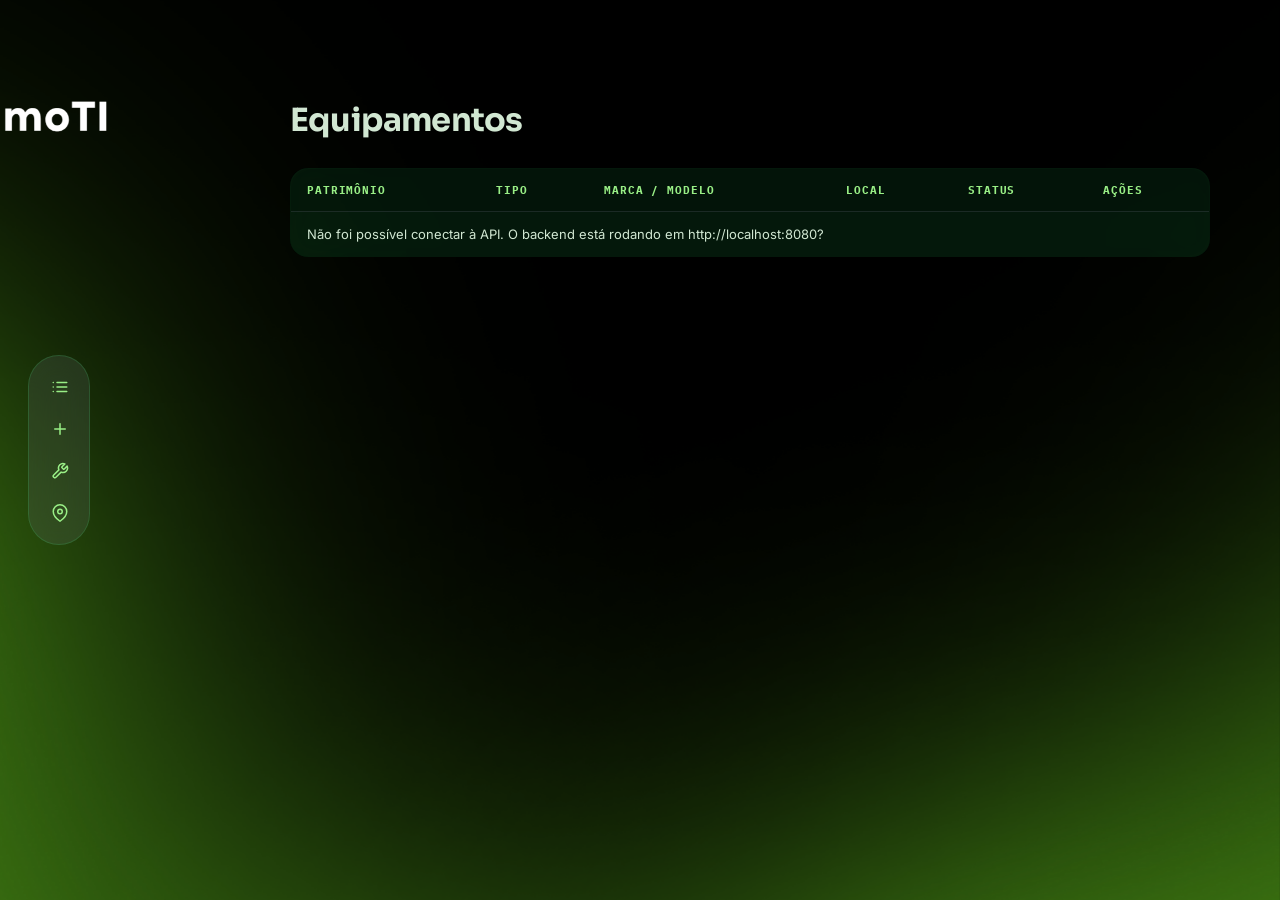
<file: moTI/src/main/resources/static/index.html>
<!DOCTYPE html>
<html lang="pt-br">

<head>
  <meta charset="UTF-8">
  <title>moTI — Equipamentos</title>
  <link rel="stylesheet" href="css/style.css">
  <link rel="icon" type="image/png" href="img/gear.png">
</head>

<body>

  <div class="background"></div>

  <aside class="menu">
    <nav>
      <a href="index.html" class="menu-item active">
        <svg viewBox="0 0 24 24" fill="none" stroke="currentColor" stroke-width="2" stroke-linecap="round"
          stroke-linejoin="round">
          <line x1="8" y1="6" x2="21" y2="6"></line>
          <line x1="8" y1="12" x2="21" y2="12"></line>
          <line x1="8" y1="18" x2="21" y2="18"></line>
          <line x1="3" y1="6" x2="3.01" y2="6"></line>
          <line x1="3" y1="12" x2="3.01" y2="12"></line>
          <line x1="3" y1="18" x2="3.01" y2="18"></line>
        </svg>
        <span>Listar</span>
      </a>

      <a href="cadastro.html" class="menu-item">
        <svg viewBox="0 0 24 24" fill="none" stroke="currentColor" stroke-width="2" stroke-linecap="round"
          stroke-linejoin="round">
          <line x1="12" y1="5" x2="12" y2="19"></line>
          <line x1="5" y1="12" x2="19" y2="12"></line>
        </svg>
        <span>Cadastrar</span>
      </a>

      <a href="manutencao.html" class="menu-item">
        <svg viewBox="0 0 24 24" fill="none" stroke="currentColor" stroke-width="2" stroke-linecap="round"
          stroke-linejoin="round">
          <path
            d="M14.7 6.3a1 1 0 0 0 0 1.4l1.6 1.6a1 1 0 0 0 1.4 0l3.77-3.77a6 6 0 0 1-7.94 7.94l-6.91 6.91a2.12 2.12 0 0 1-3-3l6.91-6.91a6 6 0 0 1 7.94-7.94l-3.76 3.76z">
          </path>
        </svg>
        <span>Manutenções</span>
      </a>

      <a href="locais.html" class="menu-item active">
        <svg viewBox="0 0 24 24" fill="none" stroke="currentColor" stroke-width="2" stroke-linecap="round"
          stroke-linejoin="round">
          <path d="M21 10c0 7-9 13-9 13s-9-6-9-13a9 9 0 0 1 18 0z"></path>
          <circle cx="12" cy="10" r="3"></circle>
        </svg>
        <span>Locais</span>
      </a>
    </nav>
  </aside>

  <main class="conteudo">
    <div class="conteudo-full">
      <h1 class="titulo">Equipamentos</h1>

      <table>
        <thead>
          <tr>
            <th>Patrimônio</th>
            <th>Tipo</th>
            <th>Marca / Modelo</th>
            <th>Local</th>
            <th>Status</th>
            <th>Ações</th>
          </tr>
        </thead>
        <tbody id="tabela-equipamentos"></tbody>
      </table>

      <div id="vazio" class="vazio" style="display:none;">
        Nenhum equipamento cadastrado ainda.
      </div>
    </div>
  </main>

  <script src="js/script.js"></script>

</body>

</html>
</file>
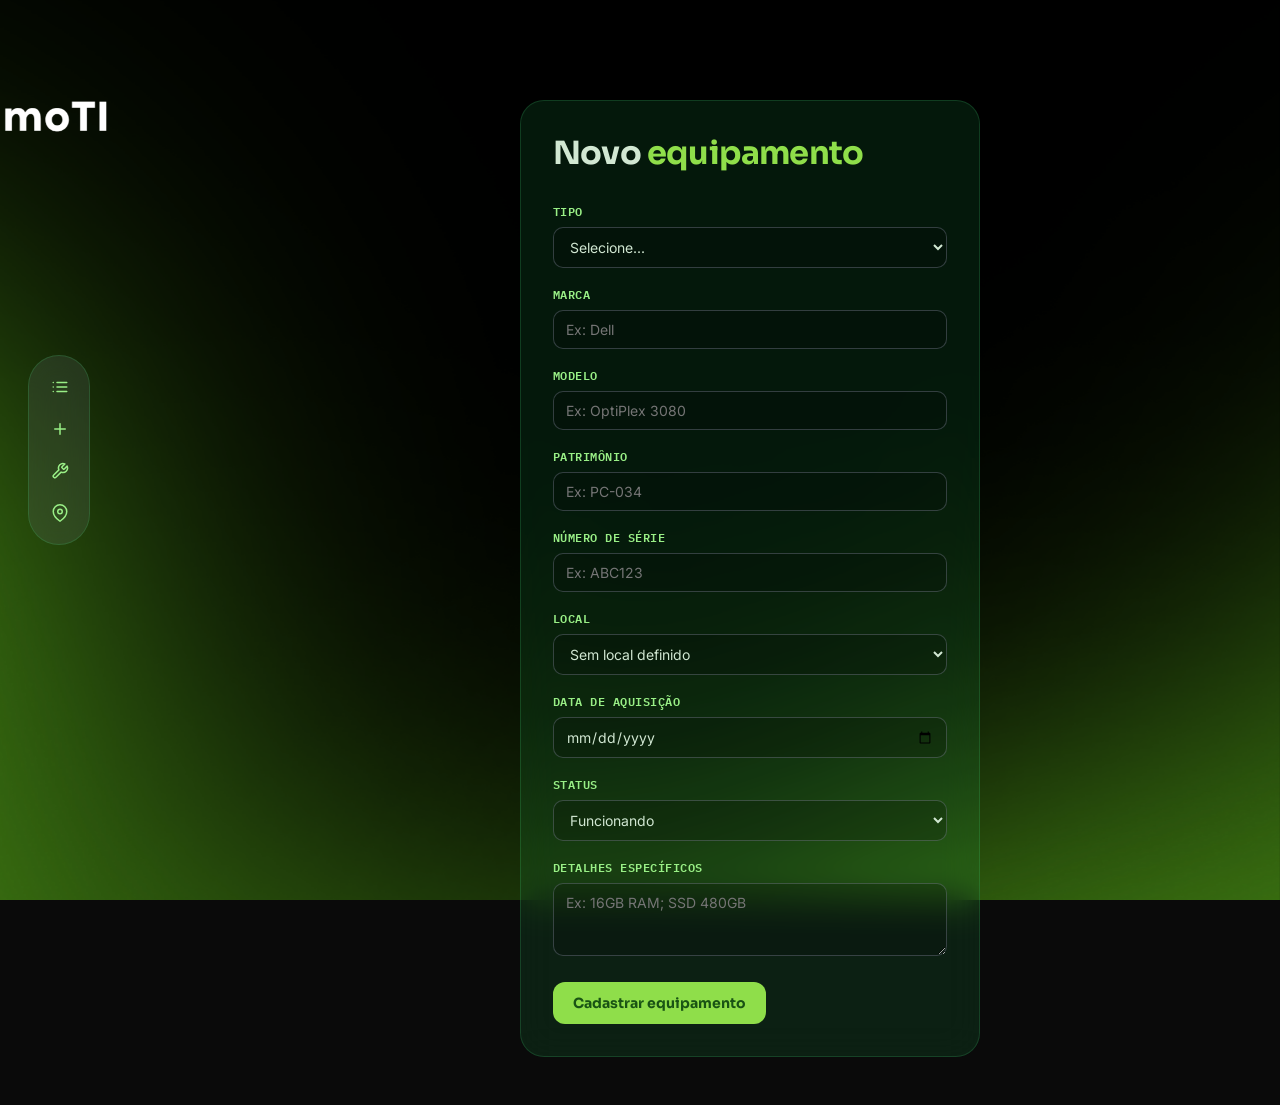
<file: moTI/src/main/resources/static/cadastro.html>
<!DOCTYPE html>
<html lang="pt-br">

<head>
  <meta charset="UTF-8">
  <title>moTI — Novo equipamento</title>
  <link rel="stylesheet" href="css/style.css">
  <link rel="icon" type="image/png" href="img/gear.png">
</head>

<body>

  <div class="background"></div>

  <aside class="menu">
    <nav>
      <a href="index.html" class="menu-item">
        <svg viewBox="0 0 24 24" fill="none" stroke="currentColor" stroke-width="2" stroke-linecap="round"
          stroke-linejoin="round">
          <line x1="8" y1="6" x2="21" y2="6"></line>
          <line x1="8" y1="12" x2="21" y2="12"></line>
          <line x1="8" y1="18" x2="21" y2="18"></line>
          <line x1="3" y1="6" x2="3.01" y2="6"></line>
          <line x1="3" y1="12" x2="3.01" y2="12"></line>
          <line x1="3" y1="18" x2="3.01" y2="18"></line>
        </svg>
        <span>Listar</span>
      </a>

      <a href="cadastro.html" class="menu-item active">
        <svg viewBox="0 0 24 24" fill="none" stroke="currentColor" stroke-width="2" stroke-linecap="round"
          stroke-linejoin="round">
          <line x1="12" y1="5" x2="12" y2="19"></line>
          <line x1="5" y1="12" x2="19" y2="12"></line>
        </svg>
        <span>Cadastrar</span>
      </a>

      <a href="manutencao.html" class="menu-item">
        <svg viewBox="0 0 24 24" fill="none" stroke="currentColor" stroke-width="2" stroke-linecap="round"
          stroke-linejoin="round">
          <path
            d="M14.7 6.3a1 1 0 0 0 0 1.4l1.6 1.6a1 1 0 0 0 1.4 0l3.77-3.77a6 6 0 0 1-7.94 7.94l-6.91 6.91a2.12 2.12 0 0 1-3-3l6.91-6.91a6 6 0 0 1 7.94-7.94l-3.76 3.76z">
          </path>
        </svg>
        <span>Manutenções</span>
      </a>

      <a href="locais.html" class="menu-item active">
        <svg viewBox="0 0 24 24" fill="none" stroke="currentColor" stroke-width="2" stroke-linecap="round"
          stroke-linejoin="round">
          <path d="M21 10c0 7-9 13-9 13s-9-6-9-13a9 9 0 0 1 18 0z"></path>
          <circle cx="12" cy="10" r="3"></circle>
        </svg>
        <span>Locais</span>
      </a>
    </nav>
  </aside>

  <main class="conteudo">
    <div class="conteudo-centro">
      <form id="form-equipamento">
        <h1 class="titulo">Novo <span>equipamento</span></h1>

        <label for="tipo">Tipo</label>
        <select id="tipo" required>
          <option value="">Selecione...</option>
          <option value="COMPUTADOR">Computador</option>
          <option value="NOTEBOOK">Notebook</option>
          <option value="IMPRESSORA">Impressora</option>
          <option value="PROJETOR">Projetor</option>
          <option value="ROTEADOR">Roteador</option>
          <option value="SWITCH">Switch</option>
          <option value="OUTRO">Outro</option>
        </select>

        <label for="marca">Marca</label>
        <input type="text" id="marca" placeholder="Ex: Dell">

        <label for="modelo">Modelo</label>
        <input type="text" id="modelo" placeholder="Ex: OptiPlex 3080">

        <label for="patrimonio">Patrimônio</label>
        <input type="text" id="patrimonio" placeholder="Ex: PC-034" required>

        <label for="numeroSerie">Número de série</label>
        <input type="text" id="numeroSerie" placeholder="Ex: ABC123">

        <label for="local">Local</label>
        <select id="local">
          <option value="">Sem local definido</option>
        </select>

        <label for="dataAquisicao">Data de aquisição</label>
        <input type="date" id="dataAquisicao">

        <label for="status">Status</label>
        <select id="status">
          <option value="FUNCIONANDO">Funcionando</option>
          <option value="EM_MANUTENCAO">Em manutenção</option>
          <option value="COM_PROBLEMA">Com problema</option>
          <option value="INATIVO">Inativo</option>
        </select>

        <label for="detalhesEspecificos">Detalhes específicos</label>
        <textarea id="detalhesEspecificos" rows="3" placeholder="Ex: 16GB RAM; SSD 480GB"></textarea>

        <button type="submit">Cadastrar equipamento</button>

        <div id="mensagem" class="mensagem"></div>
      </form>
    </div>
  </main>

  <script src="js/script.js"></script>

</body>

</html>
</file>
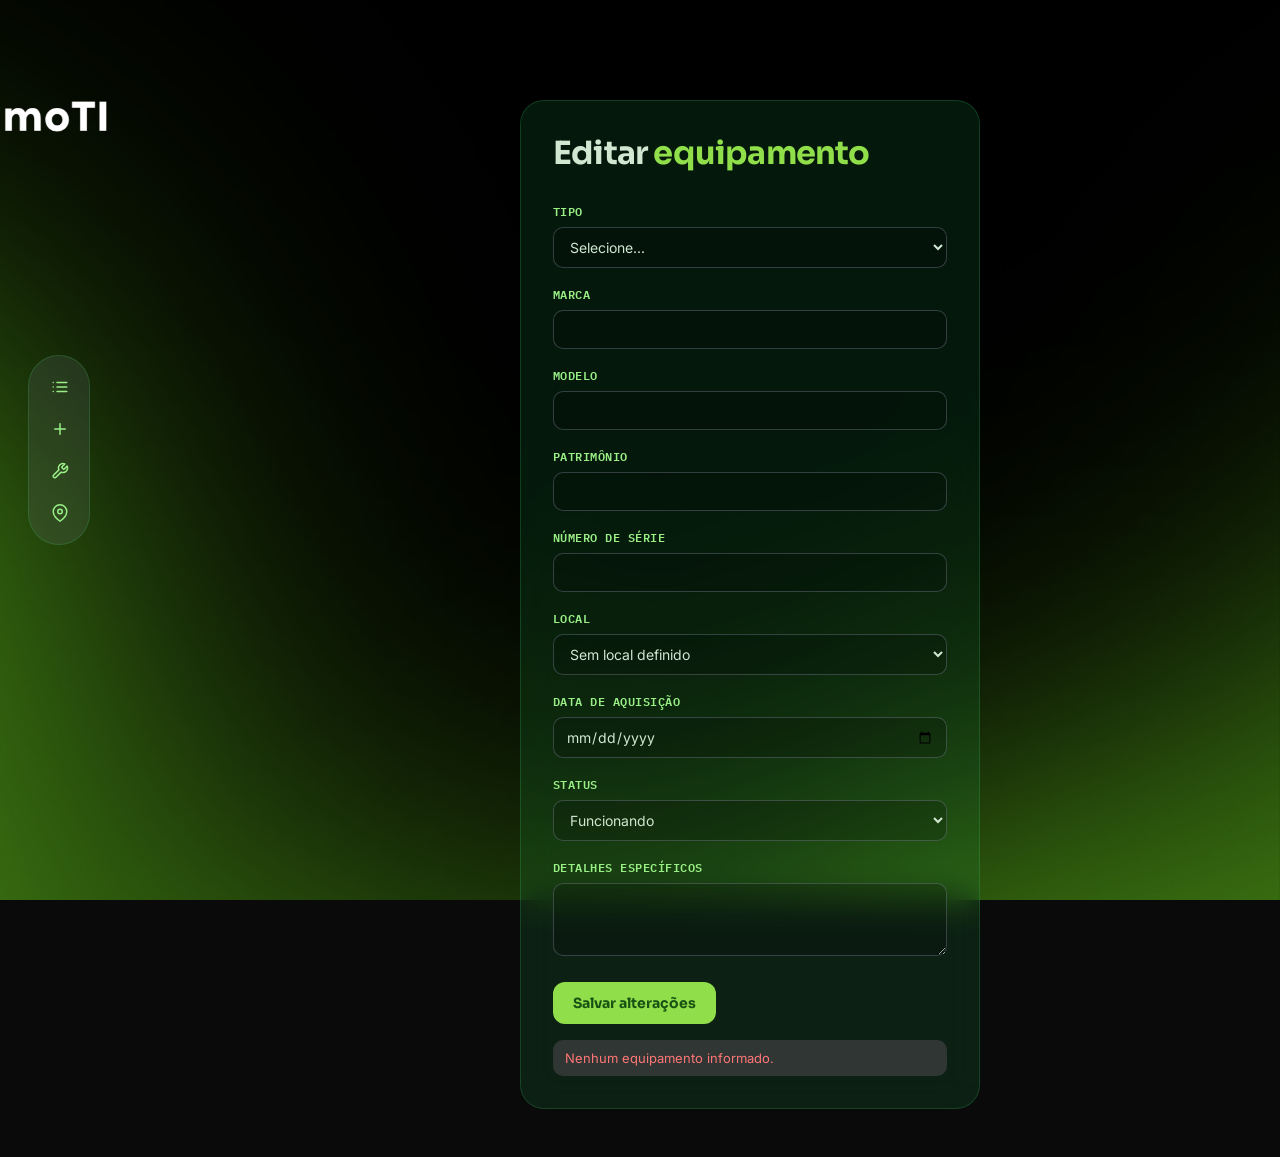
<file: moTI/src/main/resources/static/editar.html>
<!DOCTYPE html>
<html lang="pt-br">

<head>
    <meta charset="UTF-8">
    <title>moTI — Editar equipamento</title>
    <link rel="stylesheet" href="css/style.css">
    <link rel="icon" type="image/png" href="img/gear.png">
</head>

<body>

    <div class="background"></div>

    <aside class="menu">
        <nav>
            <a href="index.html" class="menu-item active">
                <svg viewBox="0 0 24 24" fill="none" stroke="currentColor" stroke-width="2" stroke-linecap="round"
                    stroke-linejoin="round">
                    <line x1="8" y1="6" x2="21" y2="6"></line>
                    <line x1="8" y1="12" x2="21" y2="12"></line>
                    <line x1="8" y1="18" x2="21" y2="18"></line>
                    <line x1="3" y1="6" x2="3.01" y2="6"></line>
                    <line x1="3" y1="12" x2="3.01" y2="12"></line>
                    <line x1="3" y1="18" x2="3.01" y2="18"></line>
                </svg>
                <span>Listar</span>
            </a>

            <a href="cadastro.html" class="menu-item">
                <svg viewBox="0 0 24 24" fill="none" stroke="currentColor" stroke-width="2" stroke-linecap="round"
                    stroke-linejoin="round">
                    <line x1="12" y1="5" x2="12" y2="19"></line>
                    <line x1="5" y1="12" x2="19" y2="12"></line>
                </svg>
                <span>Cadastrar</span>
            </a>

            <a href="manutencao.html" class="menu-item">
                <svg viewBox="0 0 24 24" fill="none" stroke="currentColor" stroke-width="2" stroke-linecap="round"
                    stroke-linejoin="round">
                    <path
                        d="M14.7 6.3a1 1 0 0 0 0 1.4l1.6 1.6a1 1 0 0 0 1.4 0l3.77-3.77a6 6 0 0 1-7.94 7.94l-6.91 6.91a2.12 2.12 0 0 1-3-3l6.91-6.91a6 6 0 0 1 7.94-7.94l-3.76 3.76z">
                    </path>
                </svg>
                <span>Manutenções</span>
            </a>

            <a href="locais.html" class="menu-item">
                <svg viewBox="0 0 24 24" fill="none" stroke="currentColor" stroke-width="2" stroke-linecap="round"
                    stroke-linejoin="round">
                    <path d="M21 10c0 7-9 13-9 13s-9-6-9-13a9 9 0 0 1 18 0z"></path>
                    <circle cx="12" cy="10" r="3"></circle>
                </svg>
                <span>Locais</span>
            </a>
        </nav>
    </aside>

    <main class="conteudo">
        <div class="conteudo-centro">
            <form id="form-editar">
                <h1 class="titulo">Editar <span>equipamento</span></h1>

                <label for="tipo">Tipo</label>
                <select id="tipo" required>
                    <option value="">Selecione...</option>
                    <option value="COMPUTADOR">Computador</option>
                    <option value="NOTEBOOK">Notebook</option>
                    <option value="IMPRESSORA">Impressora</option>
                    <option value="PROJETOR">Projetor</option>
                    <option value="ROTEADOR">Roteador</option>
                    <option value="SWITCH">Switch</option>
                    <option value="OUTRO">Outro</option>
                </select>

                <label for="marca">Marca</label>
                <input type="text" id="marca">

                <label for="modelo">Modelo</label>
                <input type="text" id="modelo">

                <label for="patrimonio">Patrimônio</label>
                <input type="text" id="patrimonio" required>

                <label for="numeroSerie">Número de série</label>
                <input type="text" id="numeroSerie">

                <label for="local">Local</label>
                <select id="local">
                    <option value="">Sem local definido</option>
                </select>

                <label for="dataAquisicao">Data de aquisição</label>
                <input type="date" id="dataAquisicao">

                <label for="status">Status</label>
                <select id="status">
                    <option value="FUNCIONANDO">Funcionando</option>
                    <option value="EM_MANUTENCAO">Em manutenção</option>
                    <option value="COM_PROBLEMA">Com problema</option>
                    <option value="INATIVO">Inativo</option>
                </select>

                <label for="detalhesEspecificos">Detalhes específicos</label>
                <textarea id="detalhesEspecificos" rows="3"></textarea>

                <button type="submit">Salvar alterações</button>

                <div id="mensagem" class="mensagem"></div>
            </form>
        </div>
    </main>

    <script src="js/script.js"></script>

</body>

</html>
</file>
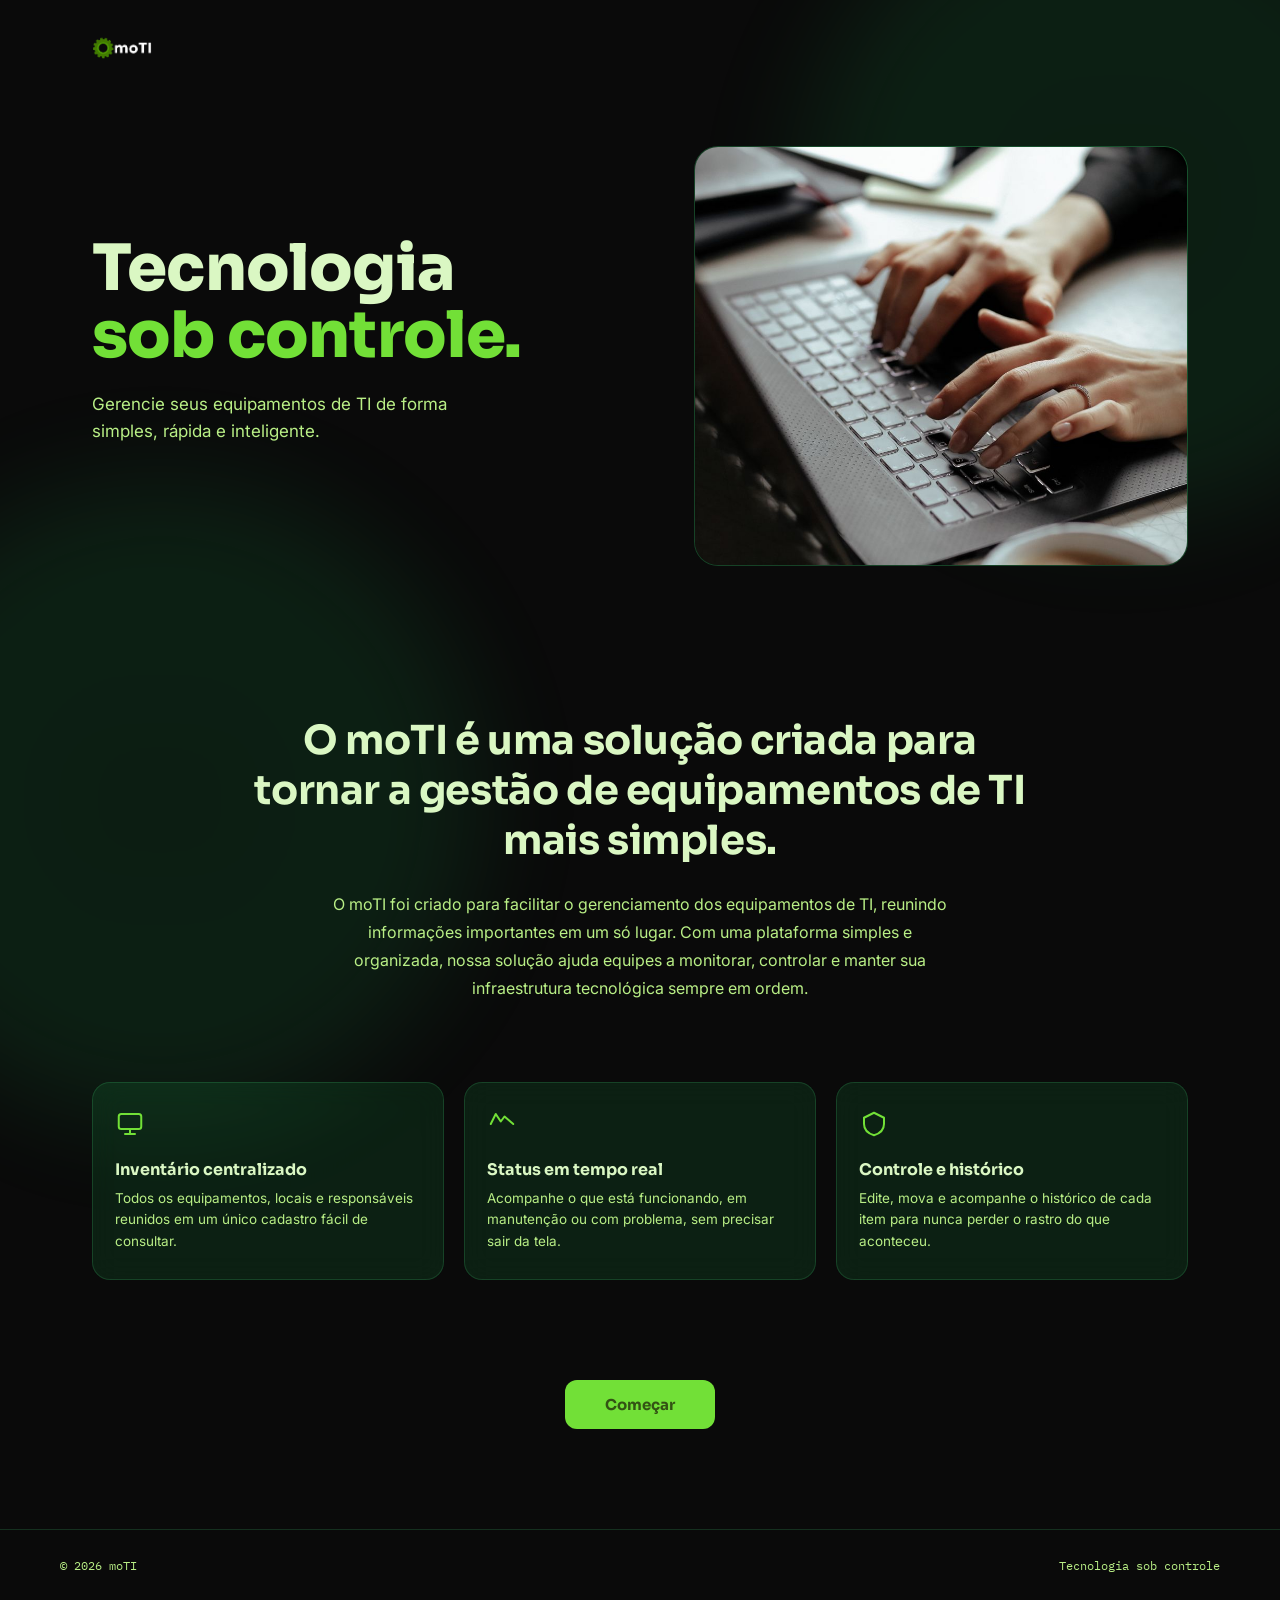
<file: moTI/src/main/resources/static/inicio.html>
<!DOCTYPE html>
<html lang="pt-BR">

<head>
    <meta charset="UTF-8">
    <meta name="viewport" content="width=device-width, initial-scale=1.0">
    <title>moTI — Tecnologia sob controle</title>
    <link rel="stylesheet" href="css/inicio.css">
</head>

<body>

    <div class="glow" aria-hidden="true"></div>
    <div class="glow baixo" aria-hidden="true"></div>

    <header>
        <div class="logo">
            <img src="img/logo.png" alt="moTI">
        </div>
    </header>

    <main>

        <section class="hero">

            <div class="hero-texto">
                <h1 class="titulo-hero">
                    Tecnologia<br>
                    <span>sob controle.</span>
                </h1>

                <p class="sub">
                    Gerencie seus equipamentos de TI de forma simples, rápida e inteligente.
                </p>
            </div>

            <div class="hero-visual">
                <img src="img/exemplo.png" alt="Pessoa usando notebook">
            </div>

        </section>

        <section class="manifesto" id="sobre">

            <h2>
                O moTI é uma solução criada para tornar a gestão de equipamentos de TI mais simples.
            </h2>

            <p>
                O moTI foi criado para facilitar o gerenciamento dos equipamentos de TI,
                reunindo informações importantes em um só lugar. Com uma plataforma simples
                e organizada, nossa solução ajuda equipes a monitorar, controlar e manter
                sua infraestrutura tecnológica sempre em ordem.
            </p>

        </section>

        <section class="recursos" id="recursos">

            <div class="recurso">

                <svg viewBox="0 0 24 24" fill="none" xmlns="http://www.w3.org/2000/svg">
                    <rect x="3" y="4" width="18" height="12" rx="2" stroke="currentColor" stroke-width="1.6" />
                    <path d="M8 20h8M12 16v4" stroke="currentColor" stroke-width="1.6" stroke-linecap="round" />
                </svg>

                <h3>Inventário centralizado</h3>

                <p>
                    Todos os equipamentos, locais e responsáveis reunidos em um único cadastro fácil de consultar.
                </p>

            </div>

            <div class="recurso">

                <svg viewBox="0 0 24 24" fill="none" xmlns="http://www.w3.org/2000/svg">
                    <path d="M3 12l4-8 4 6 3-4 7 6" stroke="currentColor" stroke-width="1.6" stroke-linecap="round"
                        stroke-linejoin="round" />
                </svg>

                <h3>Status em tempo real</h3>

                <p>
                    Acompanhe o que está funcionando, em manutenção ou com problema, sem precisar sair da tela.
                </p>

            </div>

            <div class="recurso">

                <svg viewBox="0 0 24 24" fill="none" xmlns="http://www.w3.org/2000/svg">
                    <path d="M12 3l8 4v5c0 5-3.4 7.6-8 9-4.6-1.4-8-4-8-9V7l8-4z" stroke="currentColor"
                        stroke-width="1.6" stroke-linejoin="round" />
                </svg>

                <h3>Controle e histórico</h3>

                <p>
                    Edite, mova e acompanhe o histórico de cada item para nunca perder o rastro do que aconteceu.
                </p>

            </div>

        </section>

        <section class="cta-final">
            <a class="btn btn-primario" href="index.html">Começar</a>
        </section>

    </main>

    <footer>

        <div class="inner">
            <span>© 2026 moTI</span>
            <span>Tecnologia sob controle</span>
        </div>

    </footer>

</body>

</html>
</file>
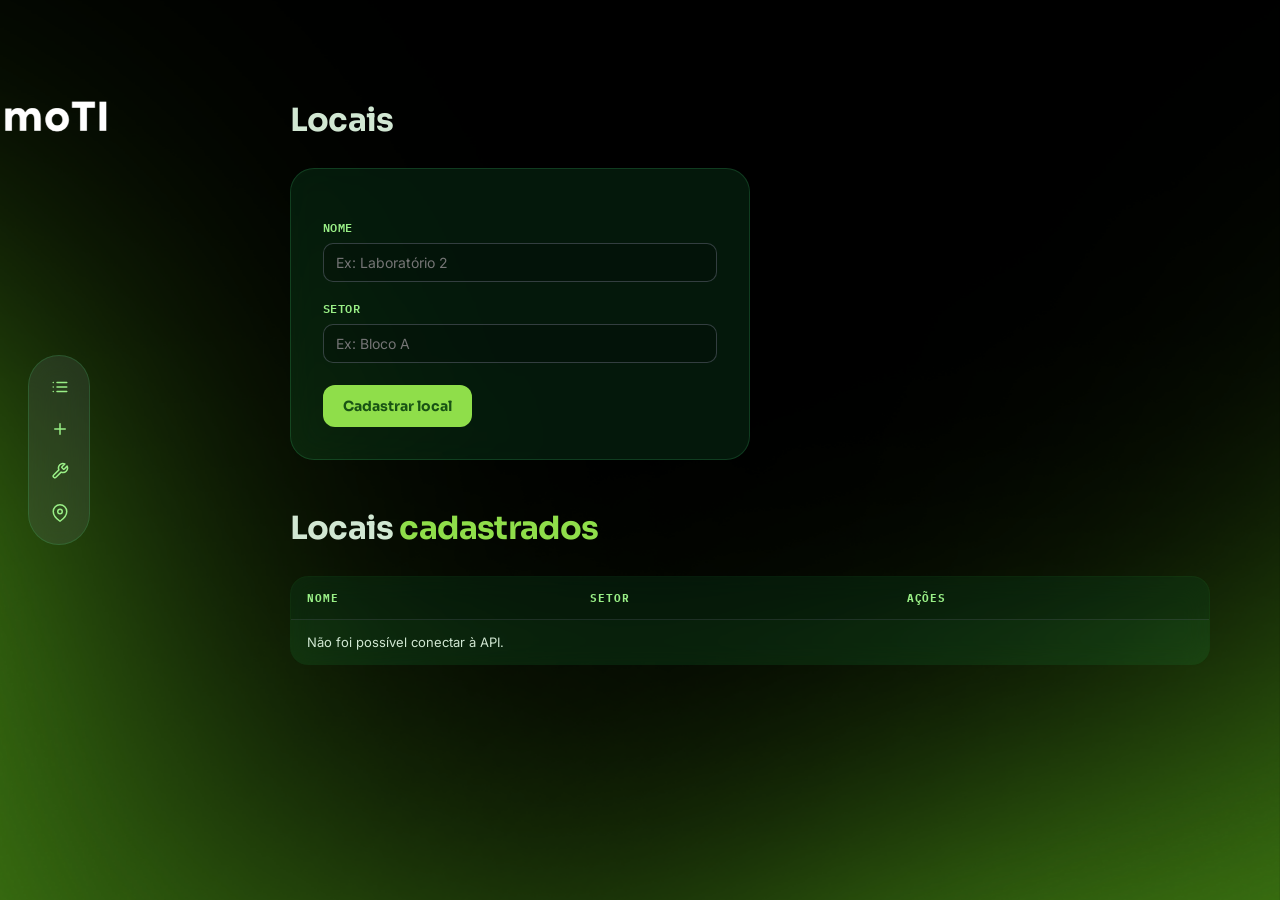
<file: moTI/src/main/resources/static/locais.html>
<!DOCTYPE html>
<html lang="pt-br">

<head>
    <meta charset="UTF-8">
    <title>moTI — Locais</title>
    <link rel="stylesheet" href="css/style.css">
    <link rel="icon" type="image/png" href="img/gear.png">
</head>

<body>

    <div class="background"></div>

    <aside class="menu">
        <nav>
            <a href="index.html" class="menu-item">
                <svg viewBox="0 0 24 24" fill="none" stroke="currentColor" stroke-width="2" stroke-linecap="round"
                    stroke-linejoin="round">
                    <line x1="8" y1="6" x2="21" y2="6"></line>
                    <line x1="8" y1="12" x2="21" y2="12"></line>
                    <line x1="8" y1="18" x2="21" y2="18"></line>
                    <line x1="3" y1="6" x2="3.01" y2="6"></line>
                    <line x1="3" y1="12" x2="3.01" y2="12"></line>
                    <line x1="3" y1="18" x2="3.01" y2="18"></line>
                </svg>
                <span>Listar</span>
            </a>

            <a href="cadastro.html" class="menu-item">
                <svg viewBox="0 0 24 24" fill="none" stroke="currentColor" stroke-width="2" stroke-linecap="round"
                    stroke-linejoin="round">
                    <line x1="12" y1="5" x2="12" y2="19"></line>
                    <line x1="5" y1="12" x2="19" y2="12"></line>
                </svg>
                <span>Cadastrar</span>
            </a>

            <a href="manutencao.html" class="menu-item">
                <svg viewBox="0 0 24 24" fill="none" stroke="currentColor" stroke-width="2" stroke-linecap="round"
                    stroke-linejoin="round">
                    <path
                        d="M14.7 6.3a1 1 0 0 0 0 1.4l1.6 1.6a1 1 0 0 0 1.4 0l3.77-3.77a6 6 0 0 1-7.94 7.94l-6.91 6.91a2.12 2.12 0 0 1-3-3l6.91-6.91a6 6 0 0 1 7.94-7.94l-3.76 3.76z">
                    </path>
                </svg>
                <span>Manutenções</span>
            </a>

            <a href="locais.html" class="menu-item active">
                <svg viewBox="0 0 24 24" fill="none" stroke="currentColor" stroke-width="2" stroke-linecap="round"
                    stroke-linejoin="round">
                    <path d="M21 10c0 7-9 13-9 13s-9-6-9-13a9 9 0 0 1 18 0z"></path>
                    <circle cx="12" cy="10" r="3"></circle>
                </svg>
                <span>Locais</span>
            </a>
        </nav>
    </aside>

    <main class="conteudo">
        <div class="conteudo-full">
            <h1 class="titulo">Locais</h1>

            <form id="form-local">
                <label for="nome">Nome</label>
                <input type="text" id="nome" placeholder="Ex: Laboratório 2" required>

                <label for="setor">Setor</label>
                <input type="text" id="setor" placeholder="Ex: Bloco A">

                <button type="submit">Cadastrar local</button>

                <div id="mensagem" class="mensagem"></div>
            </form>

            <h1 class="titulo" style="margin-top:48px;">Locais <span>cadastrados</span></h1>

            <table>
                <thead>
                    <tr>
                        <th>Nome</th>
                        <th>Setor</th>
                        <th>Ações</th>
                    </tr>
                </thead>
                <tbody id="tabela-locais"></tbody>
            </table>

            <div id="vazio-locais" class="vazio" style="display:none;">
                Nenhum local cadastrado ainda.
            </div>
        </div>
    </main>

    <script src="js/script.js"></script>

</body>

</html>
</file>
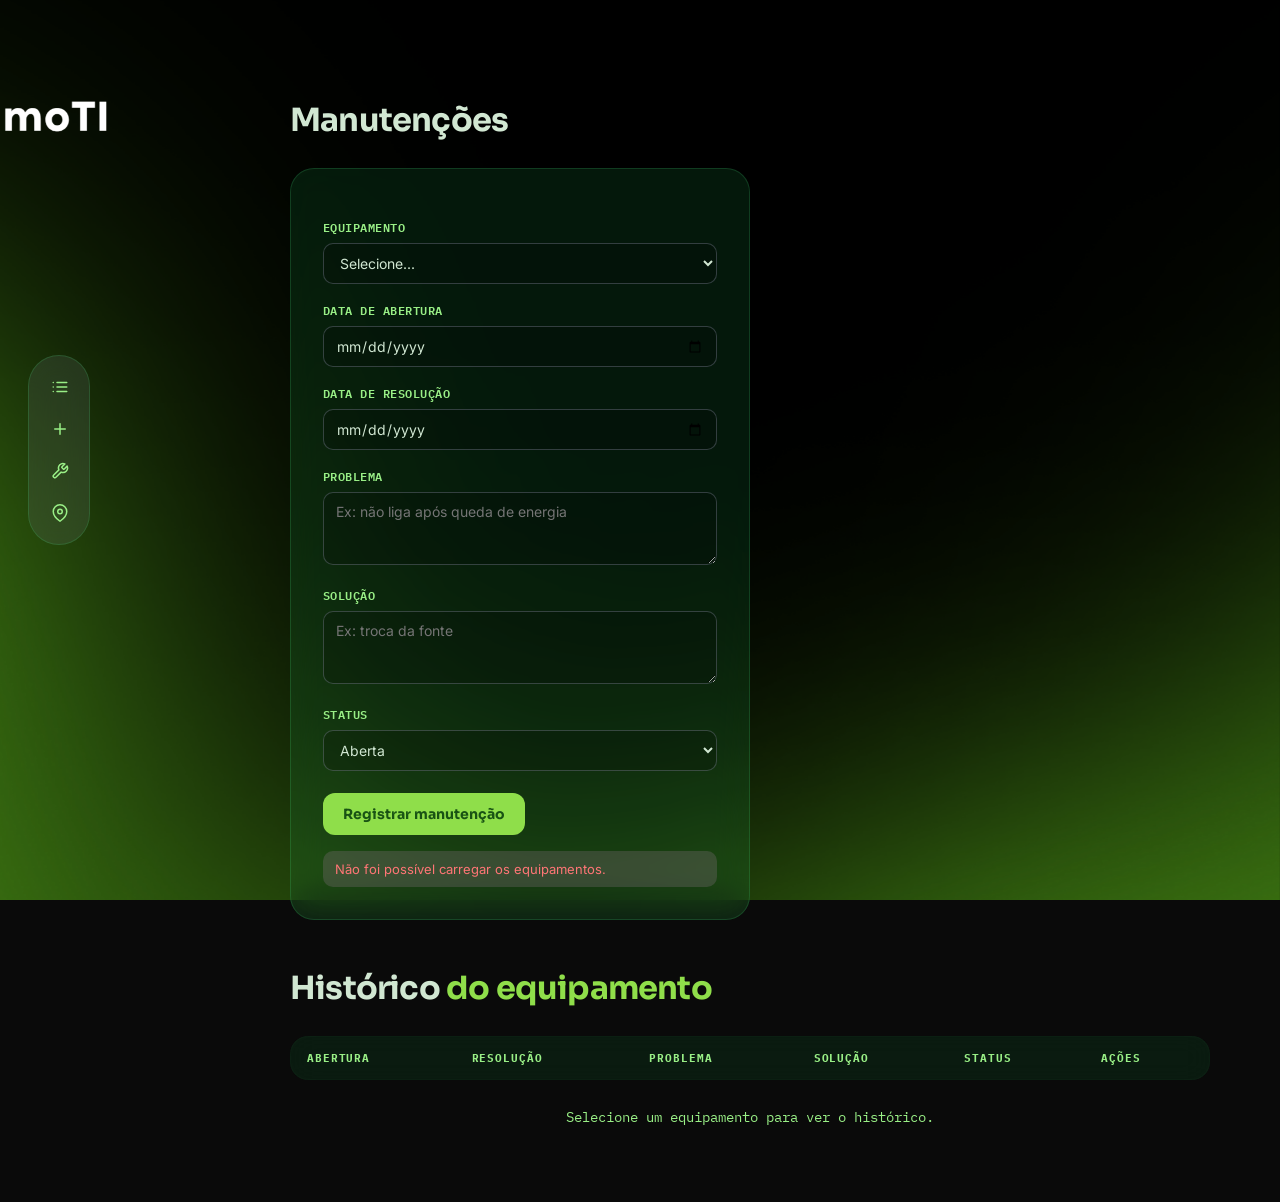
<file: moTI/src/main/resources/static/manutencao.html>
<!DOCTYPE html>
<html lang="pt-br">

<head>
    <meta charset="UTF-8">
    <title>moTI — Manutenções</title>
    <link rel="stylesheet" href="css/style.css">
    <link rel="icon" type="image/png" href="img/gear.png">
</head>

<body>

    <div class="background"></div>

    <aside class="menu">
        <nav>
            <a href="index.html" class="menu-item">
                <svg viewBox="0 0 24 24" fill="none" stroke="currentColor" stroke-width="2" stroke-linecap="round"
                    stroke-linejoin="round">
                    <line x1="8" y1="6" x2="21" y2="6"></line>
                    <line x1="8" y1="12" x2="21" y2="12"></line>
                    <line x1="8" y1="18" x2="21" y2="18"></line>
                    <line x1="3" y1="6" x2="3.01" y2="6"></line>
                    <line x1="3" y1="12" x2="3.01" y2="12"></line>
                    <line x1="3" y1="18" x2="3.01" y2="18"></line>
                </svg>
                <span>Listar</span>
            </a>

            <a href="cadastro.html" class="menu-item">
                <svg viewBox="0 0 24 24" fill="none" stroke="currentColor" stroke-width="2" stroke-linecap="round"
                    stroke-linejoin="round">
                    <line x1="12" y1="5" x2="12" y2="19"></line>
                    <line x1="5" y1="12" x2="19" y2="12"></line>
                </svg>
                <span>Cadastrar</span>
            </a>

            <a href="manutencao.html" class="menu-item active">
                <svg viewBox="0 0 24 24" fill="none" stroke="currentColor" stroke-width="2" stroke-linecap="round"
                    stroke-linejoin="round">
                    <path
                        d="M14.7 6.3a1 1 0 0 0 0 1.4l1.6 1.6a1 1 0 0 0 1.4 0l3.77-3.77a6 6 0 0 1-7.94 7.94l-6.91 6.91a2.12 2.12 0 0 1-3-3l6.91-6.91a6 6 0 0 1 7.94-7.94l-3.76 3.76z">
                    </path>
                </svg>
                <span>Manutenções</span>
            </a>

            <a href="locais.html" class="menu-item active">
                <svg viewBox="0 0 24 24" fill="none" stroke="currentColor" stroke-width="2" stroke-linecap="round"
                    stroke-linejoin="round">
                    <path d="M21 10c0 7-9 13-9 13s-9-6-9-13a9 9 0 0 1 18 0z"></path>
                    <circle cx="12" cy="10" r="3"></circle>
                </svg>
                <span>Locais</span>
            </a>
        </nav>
    </aside>

    <main class="conteudo">
        <div class="conteudo-full">
            <h1 class="titulo">Manutenções</h1>

            <form id="form-manutencao">
                <label for="equipamento">Equipamento</label>
                <select id="equipamento" required>
                    <option value="">Selecione...</option>
                </select>

                <label for="dataAbertura">Data de abertura</label>
                <input type="date" id="dataAbertura" required>

                <label for="dataResolucao">Data de resolução</label>
                <input type="date" id="dataResolucao">

                <label for="problema">Problema</label>
                <textarea id="problema" rows="3" placeholder="Ex: não liga após queda de energia" required></textarea>

                <label for="solucao">Solução</label>
                <textarea id="solucao" rows="3" placeholder="Ex: troca da fonte"></textarea>

                <label for="status">Status</label>
                <select id="status">
                    <option value="ABERTA">Aberta</option>
                    <option value="EM_ANDAMENTO">Em andamento</option>
                    <option value="RESOLVIDA">Resolvida</option>
                </select>

                <button type="submit">Registrar manutenção</button>

                <div id="mensagem" class="mensagem"></div>
            </form>

            <h1 class="titulo" style="margin-top:48px;">Histórico <span>do equipamento</span></h1>

            <table>
                <thead>
                    <tr>
                        <th>Abertura</th>
                        <th>Resolução</th>
                        <th>Problema</th>
                        <th>Solução</th>
                        <th>Status</th>
                        <th>Ações</th>
                    </tr>
                </thead>
                <tbody id="tabela-manutencoes"></tbody>
            </table>

            <div id="vazio-manutencoes" class="vazio">
                Selecione um equipamento para ver o histórico.
            </div>
        </div>
    </main>

    <script src="js/manutencao.js"></script>

</body>

</html>
</file>
<file: moTI/src/main/resources/static/css/style.css>
@import url('https://fonts.googleapis.com/css2?family=Sora:wght@600;700;800&family=Inter:wght@400;500;600&family=IBM+Plex+Mono:wght@400;500&display=swap');

:root {
  --cor-destaque: #8fde4a;          
  --cor-editar: #5ec522;         
  --cor-status-inativo: #a2ef86; 
  --cor-erro: #ff7676;            
  --cor-fundo: #0a0a0a;             
  --cor-fundo-contraste: #195314;  
  --cor-superficie: rgba(34, 197, 94, 0.12);      
  --cor-superficie-forte: rgba(21, 128, 61, 0.16); 
  --cor-borda: rgba(74, 222, 128, 0.18);           
  --cor-texto: #d1e7d2;            
  --cor-texto-secundario: #99ef86;  
  --font-display: 'Sora', sans-serif;
  --font-body: 'Inter', sans-serif;
  --font-mono: 'IBM Plex Mono', monospace;
}

* {
  box-sizing: border-box;
  margin: 0;
  padding: 0;
}

html,
body {
  height: 100%;
}

.background {
  position: fixed;
  inset: 0;
  z-index: -1;
  background-image: url("../img/fundo.png");
  background-size: cover;
  background-position: center;
  background-repeat: no-repeat;
}

body {
  font-family: var(--font-body);
  color: var(--cor-texto);
  background: var(--cor-fundo);
  min-height: 100vh;
  overflow-x: hidden;
  position: relative;
}

.menu {
  position: fixed;
  left: 28px;
  top: 50%;
  transform: translateY(-50%);
  z-index: 10;
  background: rgba(141, 143, 168, 0.14);
  backdrop-filter: blur(18px);
  border: 1px solid var(--cor-borda);
  border-radius: 999px;
  padding: 10px;
  display: flex;
  flex-direction: column;
  gap: 8px;
  width: 62px;
}

.menu-item {
  width: 42px;
  height: 42px;
  display: flex;
  align-items: center;
  gap: 10px;
  padding: 0 12px;
  border-radius: 999px;
  text-decoration: none;
  color: var(--cor-texto-secundario);
  font-size: 13px;
  font-weight: 600;
  white-space: nowrap;
  overflow: hidden;
  transition:
    width 0.4s cubic-bezier(.22, 1, .36, 1),
    background 0.3s ease,
    color 0.3s ease,
    box-shadow 0.3s ease;
}

.menu-item svg {
  width: 18px;
  height: 18px;
  flex-shrink: 0;
}

.menu-item span {
  opacity: 0;
  max-width: 0;
  transform: translateX(-8px);
  transition:
    opacity 0.25s ease,
    transform 0.35s ease,
    max-width 0.4s ease;
}

.menu-item:hover {
  width: 140px;
  background: rgba(74, 222, 128, 0.12);
  color: var(--cor-texto);
  box-shadow: 0 0 20px rgba(74, 222, 128, 0.12);
}

.menu-item:hover span {
  opacity: 1;
  max-width: 100px;
  transform: translateX(0);
}

.conteudo {
  margin-left: 220px;
  padding: 100px 48px 48px;
  min-height: 100vh;
  display: flex;
  flex-direction: column;
  align-items: center;
}

.conteudo-full {
  width: 100%;
  max-width: 920px;
}

.conteudo-centro {
  flex: 1;
  display: flex;
  align-items: center;
  justify-content: center;
  width: 100%;
}

h1.titulo {
  font-family: var(--font-display);
  font-weight: 700;
  font-size: 32px;
  margin-bottom: 28px;
  color: var(--cor-texto);
  letter-spacing: -0.8px;
  animation: aparecerTitulo 0.8s ease-out;
}

h1.titulo span {
  color: var(--cor-destaque);
}

@keyframes aparecerTitulo {
  from {
    opacity: 0;
    transform: translateY(12px);
  }

  to {
    opacity: 1;
    transform: translateY(0);
  }
}

table {
  width: 100%;
  border-collapse: collapse;
  background: var(--cor-superficie);
  backdrop-filter: blur(14px);
  border: 1px solid var(--cor-borda);
  border-radius: 18px;
  overflow: hidden;
}

th,
td {
  text-align: left;
  padding: 14px 16px;
  border-bottom: 1px solid rgba(141, 143, 168, 0.18);
  font-size: 13px;
}

th {
  font-family: var(--font-mono);
  font-size: 11px;
  text-transform: uppercase;
  letter-spacing: 0.08em;
  color: var(--cor-texto-secundario);
  background: rgba(0, 0, 0, 0.15);
}

td {
  font-family: var(--font-body);
  color: var(--cor-texto);
}

tr:last-child td {
  border-bottom: none;
}

.status {
  padding: 4px 12px;
  border-radius: 999px;
  font-size: 11px;
  font-weight: 600;
  font-family: var(--font-mono);
  display: inline-block;
  color: var(--cor-fundo-contraste);
}

.status-FUNCIONANDO {
  background: #3bff89;
}

.status-EM_MANUTENCAO {
  background: #fff266;
}

.status-COM_PROBLEMA {
  background: #ff3c3c;
}

.status-INATIVO {
  background: var(--cor-status-inativo);
}

form {
  background: var(--cor-superficie);
  backdrop-filter: blur(18px);
  border: 1px solid var(--cor-borda);
  padding: 32px;
  border-radius: 24px;
  max-width: 460px;
  width: 100%;
}

label {
  display: block;
  margin-top: 16px;
  margin-bottom: 6px;
  font-size: 12px;
  font-weight: 600;
  letter-spacing: 0.04em;
  text-transform: uppercase;
  color: var(--cor-texto-secundario);
  font-family: var(--font-mono);
}

input,
select,
textarea {
  width: 100%;
  padding: 10px 12px;
  border: 1px solid rgba(141, 143, 168, 0.35);
  border-radius: 10px;
  font-size: 14px;
  font-family: var(--font-body);
  background: rgba(0, 0, 0, 0.18);
  color: var(--cor-texto);
}

input:focus,
select:focus,
textarea:focus {
  outline: 2px solid var(--cor-destaque);
  outline-offset: 1px;
}

button {
  margin-top: 22px;
  padding: 12px 20px;
  background: var(--cor-destaque);
  color: var(--cor-fundo-contraste);
  border: none;
  border-radius: 12px;
  font-size: 14px;
  font-weight: 700;
  font-family: var(--font-display);
  cursor: pointer;
  transition:
    transform 0.15s ease,
    background 0.15s ease;
}

button:hover {
  background: #a6f0d7;
  transform: translateY(-1px);
}

.mensagem {
  margin-top: 16px;
  font-size: 13px;
  padding: 10px 12px;
  border-radius: 10px;
  display: none;
  font-family: var(--font-body);
}

.mensagem.sucesso {
  background: rgba(139, 232, 203, 0.18);
  color: var(--cor-destaque);
  display: block;
}

.mensagem.erro {
  background: rgba(156, 122, 151, 0.25);
  color: var(--cor-erro);
  display: block;
}

.acoes {
  display: flex;
  gap: 8px;
}

.acoes button,
.acoes a {
  margin: 0;
  padding: 6px 12px;
  font-size: 11px;
  border-radius: 8px;
  font-family: var(--font-body);
  font-weight: 600;
  text-decoration: none;
  display: inline-block;
}
.acoes .editar {
  background: var(--cor-editar);
  color: var(--cor-fundo-contraste);
}

.acoes .excluir {
  background: var(--cor-erro);
  color: var(--cor-fundo-contraste);
  border: none;
  cursor: pointer;
}

.vazio {
  padding: 28px;
  text-align: center;
  color: var(--cor-texto-secundario);
  font-size: 14px;
  font-family: var(--font-mono);
}

@media (max-width: 720px) {
  .menu {
    left: 50%;
    top: auto;
    bottom: 20px;
    transform: translateX(-50%);
    flex-direction: row;
    width: auto;
  }

  .menu-item:hover {
    width: 140px;
  }

  .conteudo {
    margin-left: 0;
    padding: 90px 20px 120px;
  }

  .logo img {
    width: 220px;
    height: 90px;
  }
}
</file>
<file: moTI/src/main/resources/static/css/inicio.css>
@import url('https://fonts.googleapis.com/css2?family=Sora:wght@600;700;800&family=Inter:wght@400;500;600&family=IBM+Plex+Mono:wght@400;500&display=swap');

:root {
  --cor-destaque: #72e037;
  --cor-editar: #4bc522;
  --cor-status-inativo: #9fef86;
  --cor-erro: #fca5a5;
  --cor-fundo: #0a0a0a;
  --cor-fundo-contraste: #335314;
  --cor-superficie: rgba(34, 197, 94, 0.12);
  --cor-superficie-forte: rgba(21, 128, 61, 0.16);
  --cor-borda: rgba(74, 222, 128, 0.18);
  --cor-texto: #daf7c3;
  --cor-texto-secundario: #b9ef86;
  --font-display: 'Sora', sans-serif;
  --font-body: 'Inter', sans-serif;
  --font-mono: 'IBM Plex Mono', monospace;
  --max-width: 1160px;
}

* {
  box-sizing: border-box;
  margin: 0;
  padding: 0;
}

html,
body {
  height: 100%;
}

body {
  font-family: var(--font-body);
  color: var(--cor-texto);
  background: var(--cor-fundo);
  min-height: 100vh;
  overflow-x: hidden;
  position: relative;
}

a {
  color: inherit;
}

.glow {
  position: absolute;
  top: -180px;
  right: -220px;
  width: 760px;
  height: 760px;
  background: radial-gradient(
    circle,
    var(--cor-superficie-forte) 0%,
    var(--cor-superficie) 45%,
    transparent 72%
  );
  filter: blur(30px);
  pointer-events: none;
  z-index: 0;
}

.glow.baixo {
  top: auto;
  bottom: -280px;
  left: -220px;
  right: auto;
}

header {
  position: relative;
  z-index: 2;
  max-width: var(--max-width);
  margin: 0 auto;
  padding: 32px 32px 0;
  display: flex;
  align-items: center;
  justify-content: space-between;
}

.logo img {
  height: 34px;
  width: auto;
  display: block;
}

nav {
  display: flex;
  gap: 32px;
  font-size: 14px;
  color: var(--cor-texto-secundario);
}

nav a {
  text-decoration: none;
  transition: color 0.2s ease;
}

nav a:hover {
  color: var(--cor-texto);
}

.btn {
  display: inline-block;
  text-decoration: none;
  font-family: var(--font-display);
  font-weight: 700;
  font-size: 14px;
  border-radius: 12px;
  padding: 12px 22px;
  cursor: pointer;
  border: none;
  transition:
    transform 0.15s ease,
    background 0.15s ease;
}

.btn-primario {
  background: var(--cor-destaque);
  color: var(--cor-fundo-contraste);
}

.btn-primario:hover {
  background: #a6f0d7;
  transform: translateY(-1px);
}

.btn-secundario {
  background: transparent;
  color: var(--cor-texto);
  border: 1px solid var(--cor-borda);
}

.btn-secundario:hover {
  background: var(--cor-superficie);
}

.btn-entrar {
  background: transparent;
  color: var(--cor-texto);
  border: 1px solid var(--cor-borda);
  padding: 10px 20px;
  font-size: 13px;
}

.btn-entrar:hover {
  background: var(--cor-superficie);
}

main {
  position: relative;
  z-index: 2;
}

.hero {
  max-width: var(--max-width);
  margin: 0 auto;
  padding: 80px 32px 40px;
  display: grid;
  grid-template-columns: 1.05fr 0.95fr;
  gap: 56px;
  align-items: center;
}

.titulo-hero {
  font-family: var(--font-display);
  font-weight: 800;
  font-size: clamp(2.4rem, 5vw, 4rem);
  line-height: 1.05;
  letter-spacing: -0.8px;
  margin-bottom: 22px;
  animation: aparecerTitulo 0.8s ease-out;
}

.titulo-hero span {
  color: var(--cor-destaque);
}

@keyframes aparecerTitulo {
  from {
    opacity: 0;
    transform: translateY(12px);
  }

  to {
    opacity: 1;
    transform: translateY(0);
  }
}

.hero p.sub {
  font-size: 17px;
  line-height: 1.6;
  color: var(--cor-texto-secundario);
  max-width: 36ch;
  margin-bottom: 32px;
}

.hero-cta {
  display: flex;
  gap: 14px;
  flex-wrap: wrap;
}

.hero-visual {
  position: relative;
  aspect-ratio: 4 / 3.4;
  border-radius: 24px;
  background: var(--cor-superficie);
  backdrop-filter: blur(14px);
  border: 1px solid var(--cor-borda);
  overflow: hidden;
}

.hero-visual img {
  width: 100%;
  height: 100%;
  object-fit: cover;
  display: block;
}

.manifesto {
  max-width: 860px;
  margin: 110px auto 0;
  padding: 0 32px;
  text-align: center;
}

.manifesto h2 {
  font-family: var(--font-display);
  font-weight: 700;
  font-size: clamp(1.6rem, 3.2vw, 2.5rem);
  line-height: 1.25;
  letter-spacing: -0.4px;
  margin-bottom: 24px;
}

.manifesto p {
  color: var(--cor-texto-secundario);
  font-size: 16px;
  line-height: 1.75;
  max-width: 62ch;
  margin: 0 auto;
}

.recursos {
  max-width: var(--max-width);
  margin: 80px auto 0;
  padding: 0 32px 100px;
  display: grid;
  grid-template-columns: repeat(3, 1fr);
  gap: 20px;
}

.recurso {
  background: var(--cor-superficie);
  backdrop-filter: blur(14px);
  border: 1px solid var(--cor-borda);
  border-radius: 18px;
  padding: 26px 22px;
}

.recurso svg {
  width: 30px;
  height: 30px;
  color: var(--cor-destaque);
  margin-bottom: 16px;
}

.recurso h3 {
  font-family: var(--font-display);
  font-size: 16px;
  margin-bottom: 8px;
}

.recurso p {
  color: var(--cor-texto-secundario);
  font-size: 13.5px;
  line-height: 1.6;
}

.cta-final {
  max-width: var(--max-width);
  margin: 0 auto 100px;
  padding: 0 32px;
  text-align: center;
}

.cta-final .btn-primario {
  padding: 15px 40px;
  font-size: 15px;
}

footer {
  position: relative;
  z-index: 2;
  border-top: 1px solid var(--cor-borda);
  padding: 28px 32px;
}

footer .inner {
  max-width: var(--max-width);
  margin: 0 auto;
  display: flex;
  justify-content: space-between;
  color: var(--cor-texto-secundario);
  font-family: var(--font-mono);
  font-size: 12px;
}

@media (max-width: 720px) {
  .hero {
    grid-template-columns: 1fr;
    padding-top: 56px;
  }

  .hero-visual {
    order: -1;
    aspect-ratio: 16 / 10;
  }

  nav {
    display: none;
  }

  .recursos {
    grid-template-columns: 1fr;
  }

  .manifesto {
    margin-top: 70px;
  }

  header {
    padding-left: 20px;
    padding-right: 20px;
  }

  .logo img {
    max-width: 280px;
    height: 180px;
  }
}

@media (prefers-reduced-motion: reduce) {
  * {
    transition: none !important;
    animation: none !important;
  }
}
</file>
